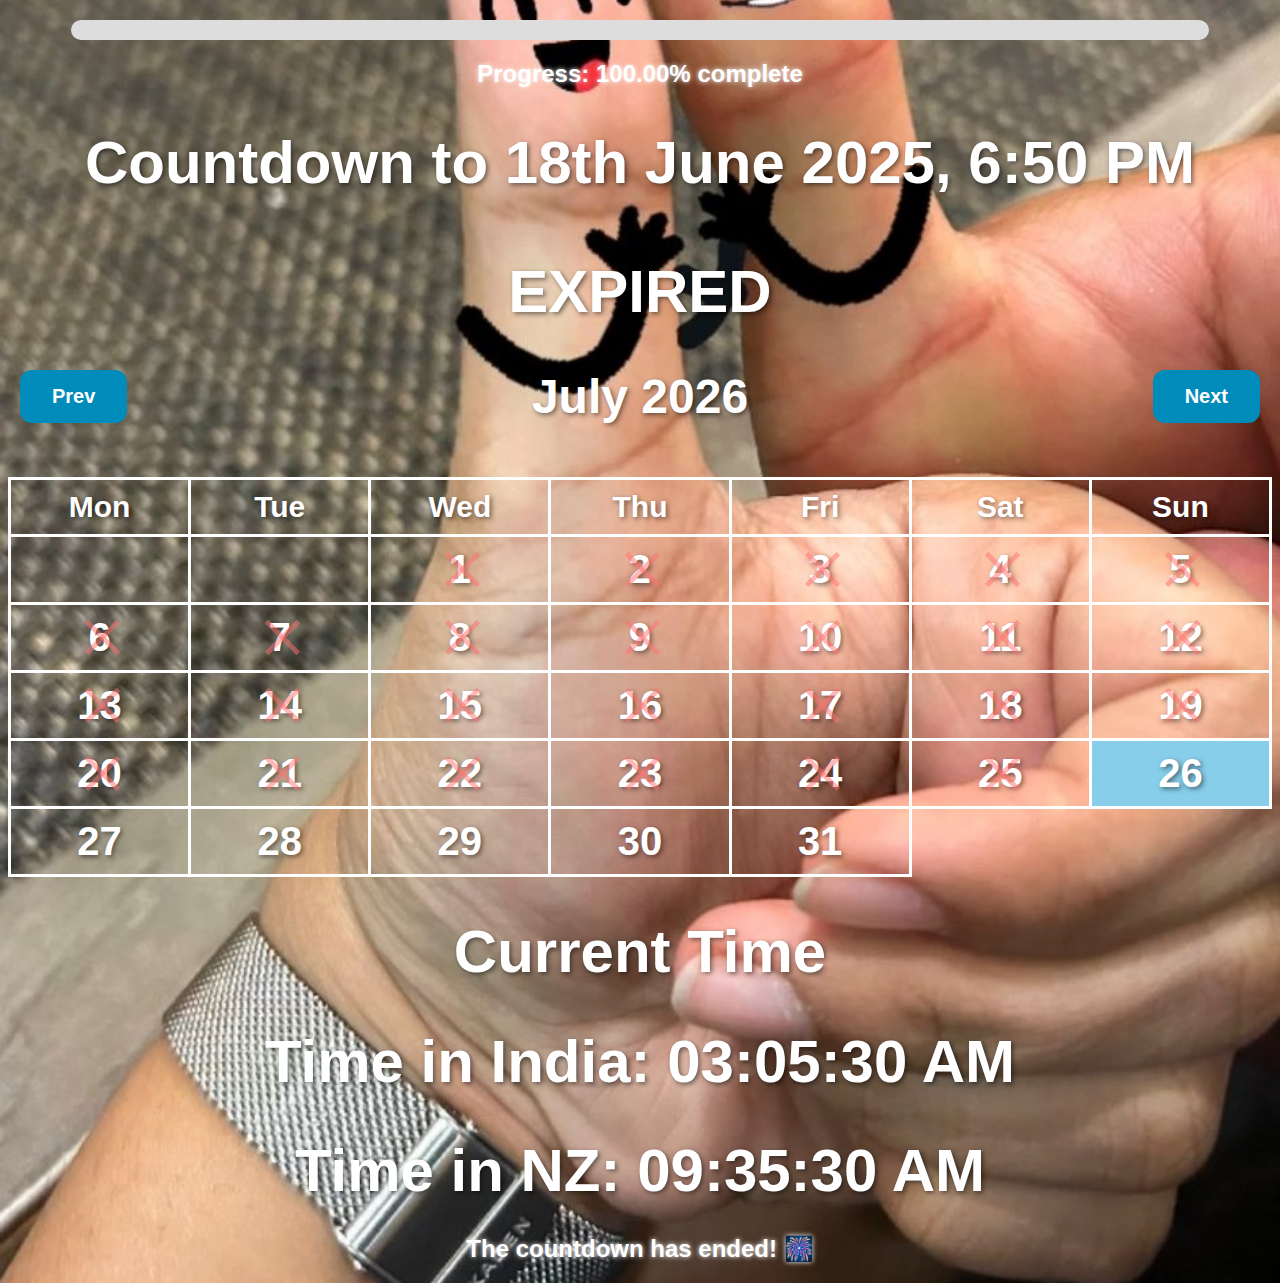
<file: index.html>
<!DOCTYPE html>
<html>
<head>
<title>Countdown Timer</title>
<link rel="stylesheet" type="text/css" href="style.css">
</head>
<body>
  <div id="progress-container">
  <div id="progress-bar"></div>
</div>
<h2 id="progress-text"></h2>
  <h1>Countdown to 18th June 2025, 6:50 PM</h1>
  <p id="countdown">
    <span id="days"></span>d
    <span id="hours"></span>h
    <span id="minutes"></span>m
    <span id="seconds"></span>s
  </p>
<table id="calendar-header">
  <tr>
  <td class="prev-button-cell"><button id="prev">Prev</button></td>
  <td class="month-name-cell"><header id="monthAndYear"></header></td>
  <td class="next-button-cell"><button id="next">Next</button></td>
  </tr>
</table>
  <table id="calendar">
    <thead>
      <tr>
        <th>Mon</th>
        <th>Tue</th>
        <th>Wed</th>
        <th>Thu</th>
        <th>Fri</th>
        <th>Sat</th>
        <th>Sun</th>
      </tr>
    </thead>
    <tbody id="calendar-body">
    </tbody>
  </table>
  </div>
  <h1>Current Time</h1>
  <h1 id="time-india">Time in India: <span id="india"></span></h1>
  <h1 id="time-nz">Time in NZ: <span id="newzealand"></span></h1>
  <script src="script.js"></script>
  <h2 id="milestone-message"></h2>
</body>
</html>
</file>
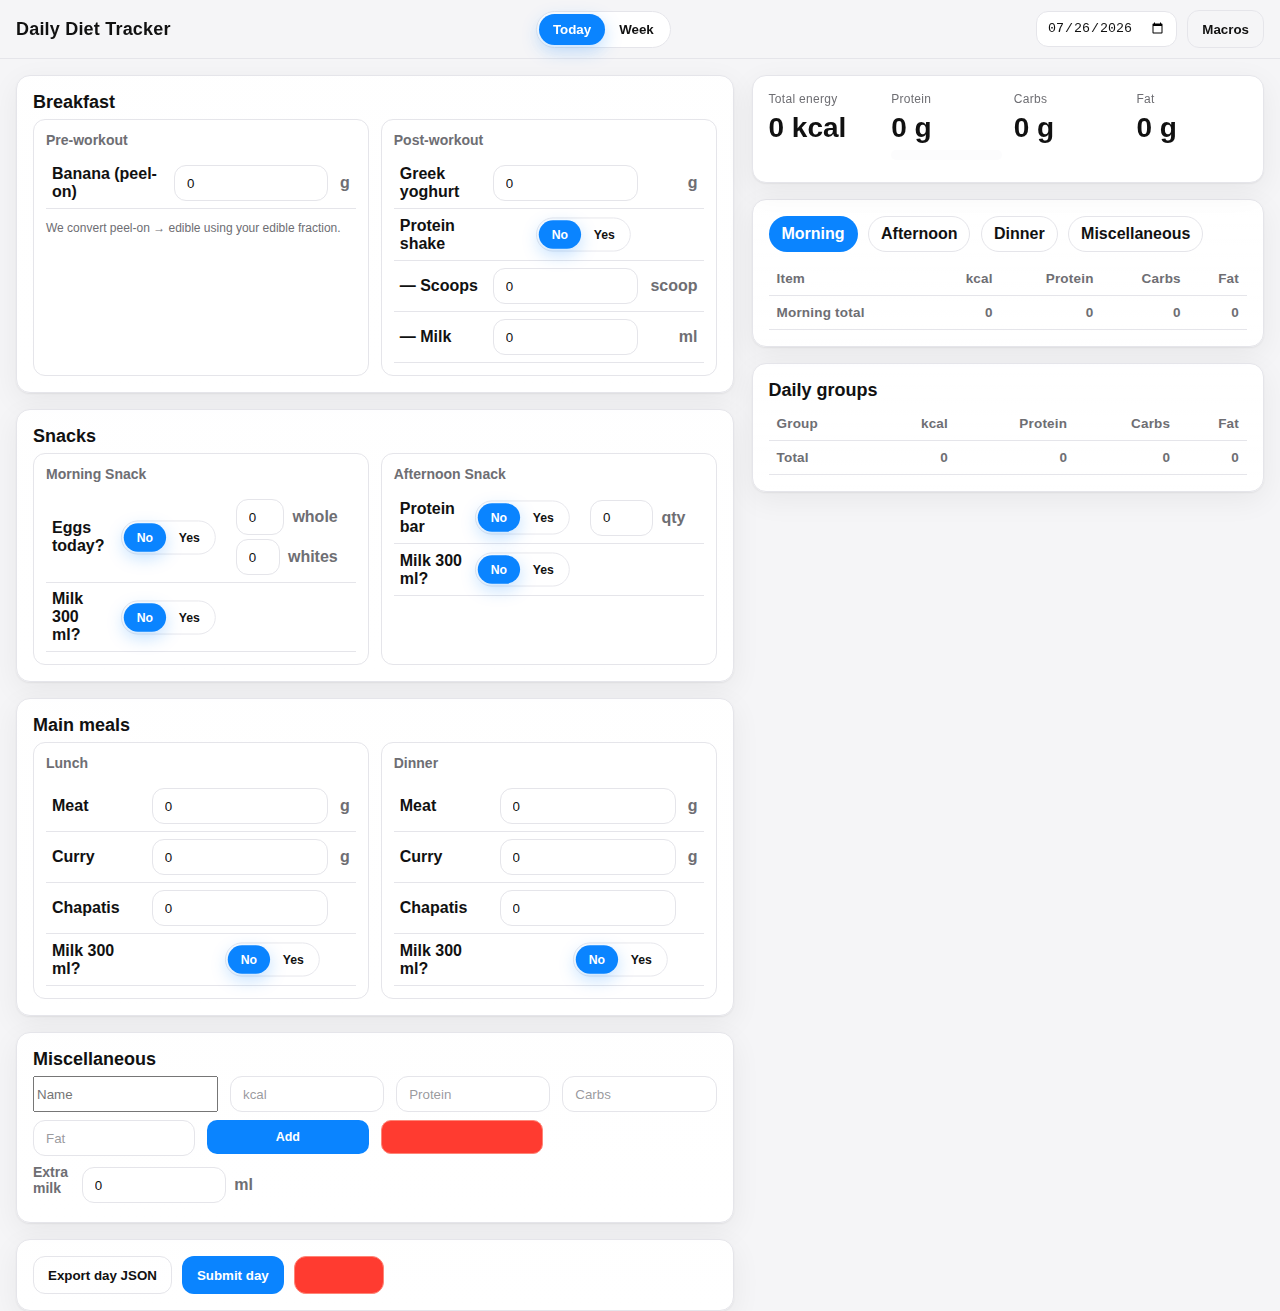
<file: diet-tracker/index.html>
<!DOCTYPE html>
<html lang="en">
<head>
  <meta charset="utf-8" />
  <meta name="viewport" content="width=device-width, initial-scale=1" />
  <title>Daily Diet Tracker</title>
  <link rel="stylesheet" href="styles.css" />
  <meta name="color-scheme" content="light dark" />
</head>
<body>
  <!-- Topbar -->
  <header class="topbar">
    <div class="brand">Daily Diet Tracker</div>
    <div class="seg" role="tablist" aria-label="View">
      <button id="btnToday" class="seg-btn is-active" aria-selected="true">Today</button>
      <button id="btnWeekly" class="seg-btn" aria-selected="false">Week</button>
    </div>
    <div class="nav-rt">
      <input type="date" id="dayPicker" aria-label="Pick a day" />
      <button id="btnSettings" class="btn ghost" aria-label="Settings">Macros</button>
    </div>
  </header>

  <!-- TODAY VIEW -->
  <main id="todayView" class="dashboard">
    <!-- LEFT COLUMN: Inputs -->
    <section class="col col-left">

      <!-- Breakfast -->
      <section class="card surface">
        <h2 class="title">Breakfast</h2>
        <div class="grid-2">
          <div class="panel inset">
            <h3 class="subtitle">Pre-workout</h3>
            <table class="table compact">
              <tbody>
                <tr>
                  <td>Banana (peel-on)</td>
                  <td class="r"><input type="number" id="bananaPeelOn" min="0" step="1" placeholder="0" /></td>
                  <td class="r"><span class="unit">g</span></td>
                </tr>
              </tbody>
            </table>
            <p class="muted sm">We convert peel-on → edible using your edible fraction.</p>
          </div>
          <div class="panel inset">
            <h3 class="subtitle">Post-workout</h3>
            <table class="table compact">
              <tbody>
                <tr>
                  <td>Greek yoghurt</td>
                  <td class="r"><input type="number" id="bfYoghurtG" min="0" step="1" placeholder="0" /></td>
                  <td class="r"><span class="unit">g</span></td>
                </tr>
                <tr>
                  <td>Protein shake</td>
                  <td class="r">
                    <div class="seg seg-small">
                      <button id="bfShakeNo" class="seg-btn is-active" data-bind="bfShake" data-val="no">No</button>
                      <button id="bfShakeYes" class="seg-btn" data-bind="bfShake" data-val="yes">Yes</button>
                    </div>
                  </td>
                  <td></td>
                </tr>
                <tr>
                  <td>— Scoops</td>
                  <td class="r"><input type="number" id="bfShakeScoops" min="0" step="1" placeholder="0" /></td>
                  <td class="r"><span class="unit">scoop</span></td>
                </tr>
                <tr>
                  <td>— Milk</td>
                  <td class="r"><input type="number" id="bfShakeMilkML" min="0" step="1" placeholder="0" /></td>
                  <td class="r"><span class="unit">ml</span></td>
                </tr>
              </tbody>
            </table>
          </div>
        </div>
      </section>

      <!-- Snacks (Morning & Afternoon side-by-side) -->
      <section class="card surface">
        <h2 class="title">Snacks</h2>
        <div class="grid-2">
          <!-- Morning Snack -->
          <div class="panel inset">
            <h3 class="subtitle">Morning Snack</h3>
            <table class="table compact">
              <tbody>
                <tr>
                  <td>Eggs today?</td>
                  <td class="r">
                    <div class="seg seg-small">
                      <button class="seg-btn" data-bind="msEggsOn" data-val="no">No</button>
                      <button class="seg-btn" data-bind="msEggsOn" data-val="yes">Yes</button>
                    </div>
                  </td>
                  <td class="r">
                    <div class="inline"><input type="number" id="msEggsWhole" min="0" step="1" placeholder="0" /><span class="unit">whole</span></div>
                    <div class="inline mt4"><input type="number" id="msEggsWhites" min="0" step="1" placeholder="0" /><span class="unit">whites</span></div>
                  </td>
                  <td></td>
                </tr>
                <tr>
                  <td>Milk 300 ml?</td>
                  <td class="r">
                    <div class="seg seg-small">
                      <button class="seg-btn" data-bind="msMilk" data-val="no">No</button>
                      <button class="seg-btn" data-bind="msMilk" data-val="yes">Yes</button>
                    </div>
                  </td>
                  <td></td><td></td>
                </tr>
              </tbody>
            </table>
          </div>

          <!-- Afternoon Snack -->
          <div class="panel inset">
            <h3 class="subtitle">Afternoon Snack</h3>
            <table class="table compact">
              <tbody>
                <tr>
                  <td>Protein bar</td>
                  <td class="r">
                    <div class="seg seg-small">
                      <button class="seg-btn" data-bind="asBarOn" data-val="no">No</button>
                      <button class="seg-btn" data-bind="asBarOn" data-val="yes">Yes</button>
                    </div>
                  </td>
                  <td class="r">
                    <div class="inline"><input type="number" id="asBarQty" min="0" step="1" placeholder="0" /><span class="unit">qty</span></div>
                  </td>
                  <td></td>
                </tr>
                <tr>
                  <td>Milk 300 ml?</td>
                  <td class="r">
                    <div class="seg seg-small">
                      <button class="seg-btn" data-bind="asMilk" data-val="no">No</button>
                      <button class="seg-btn" data-bind="asMilk" data-val="yes">Yes</button>
                    </div>
                  </td>
                  <td></td><td></td>
                </tr>
              </tbody>
            </table>
          </div>
        </div>
      </section>


      <!-- Main meals: Lunch & Dinner side-by-side -->
      <section class="card surface">
        <h2 class="title">Main meals</h2>
        <div class="grid-2">
          <div class="panel inset">
            <h3 class="subtitle">Lunch</h3>
            <table class="table compact">
              <tbody>
                <tr><td>Meat</td><td class="r"><input type="number" id="lMeatG" min="0" step="1" placeholder="0" /></td><td class="r"><span class="unit">g</span></td></tr>
                <tr><td>Curry</td><td class="r"><input type="number" id="lCurryG" min="0" step="1" placeholder="0" /></td><td class="r"><span class="unit">g</span></td></tr>
                <tr><td>Chapatis</td><td class="r"><input type="number" id="lChapati" min="0" step="1" placeholder="0" /></td><td></td></tr>
                <tr>
                  <td>Milk 300 ml?</td>
                  <td class="r">
                    <div class="seg seg-small">
                      <button class="seg-btn" data-bind="lMilk" data-val="no">No</button>
                      <button class="seg-btn" data-bind="lMilk" data-val="yes">Yes</button>
                    </div>
                  </td>
                  <td></td>
                </tr>
              </tbody>
            </table>
          </div>

          <div class="panel inset">
            <h3 class="subtitle">Dinner</h3>
            <table class="table compact">
              <tbody>
                <tr><td>Meat</td><td class="r"><input type="number" id="dMeatG" min="0" step="1" placeholder="0" /></td><td class="r"><span class="unit">g</span></td></tr>
                <tr><td>Curry</td><td class="r"><input type="number" id="dCurryG" min="0" step="1" placeholder="0" /></td><td class="r"><span class="unit">g</span></td></tr>
                <tr><td>Chapatis</td><td class="r"><input type="number" id="dChapati" min="0" step="1" placeholder="0" /></td><td></td></tr>
                <tr>
                  <td>Milk 300 ml?</td>
                  <td class="r">
                    <div class="seg seg-small">
                      <button class="seg-btn" data-bind="dMilk" data-val="no">No</button>
                      <button class="seg-btn" data-bind="dMilk" data-val="yes">Yes</button>
                    </div>
                  </td>
                  <td></td>
                </tr>
              </tbody>
            </table>
          </div>

        </div>
      </section>

      <!-- Miscellaneous inputs -->
      <section class="card surface">
        <h2 class="title">Miscellaneous</h2>
        <div class="grid-4">
          <input id="miscName" placeholder="Name" />
          <input type="number" id="miscKcal" min="0" step="0.1" placeholder="kcal" />
          <input type="number" id="miscP" min="0" step="0.1" placeholder="Protein" />
          <input type="number" id="miscC" min="0" step="0.1" placeholder="Carbs" />
        </div>
        <div class="grid-4 mt8">
          <input type="number" id="miscF" min="0" step="0.1" placeholder="Fat" />
          <button id="addMisc" class="btn tiny">Add</button>
          <button id="clearMisc" class="btn tiny outline danger">Clear</button>
        </div>
        <div class="grid-3 mt8">
          <div class="inline">
            <label for="miscMilkML" class="subtitle">Extra milk</label>
            <input type="number" id="miscMilkML" min="0" step="1" placeholder="0" />
            <span class="unit">ml</span>
          </div>
        </div>
      </section>

      <!-- Actions -->
      <section class="card surface">
        <div class="actions-row">
          <button id="btnExportDay" class="btn ghost">Export day JSON</button>
          <button id="btnSubmit" class="btn">Submit day</button>
          <button id="btnClearDay" class="btn outline danger">Clear day</button>
        </div>
      </section>
    </section>

    <!-- RIGHT COLUMN: Summary (sticky) -->
    <aside class="col col-right">
      <!-- Day summary metrics -->
      <section class="card hero sticky">
        <div class="hero-row">
          <div class="hero-col">
            <div class="eyebrow">Total energy</div>
            <div class="hero-num"><span id="dayKcal">0</span> kcal</div>
          </div>
          <div class="hero-col">
            <div class="eyebrow">Protein</div>
            <div class="hero-num"><span id="dayP">0</span> g</div>
            <progress id="proteinProgress" value="0" max="100"></progress>
            <div class="muted" id="proteinTargetText"></div>
          </div>
          <div class="hero-col">
            <div class="eyebrow">Carbs</div>
            <div class="hero-num"><span id="dayC">0</span> g</div>
          </div>
          <div class="hero-col">
            <div class="eyebrow">Fat</div>
            <div class="hero-num"><span id="dayF">0</span> g</div>
          </div>
        </div>
      </section>

      <!-- Meal tables (tabs): Morning, Afternoon, Dinner, Misc -->
      <section class="card surface">
        <div class="tabs">
          <input type="radio" name="mealtab" id="tabMorning" checked />
          <label for="tabMorning">Morning</label>

          <input type="radio" name="mealtab" id="tabAfternoon" />
          <label for="tabAfternoon">Afternoon</label>

          <input type="radio" name="mealtab" id="tabDinner" />
          <label for="tabDinner">Dinner</label>

          <input type="radio" name="mealtab" id="tabMisc" />
          <label for="tabMisc">Miscellaneous</label>

          <div class="tab-panels">
            <!-- Morning = Breakfast + Morning Snack -->
            <div class="tab-panel">
              <table class="table">
                <thead><tr><th>Item</th><th class="r">kcal</th><th class="r">Protein</th><th class="r">Carbs</th><th class="r">Fat</th></tr></thead>
                <tbody id="tblMorningAll"></tbody>
                <tfoot><tr><th>Morning total</th><th class="r" id="kcalMorningAll">0</th><th class="r" id="pMorningAll">0</th><th class="r" id="cMorningAll">0</th><th class="r" id="fMorningAll">0</th></tr></tfoot>
              </table>
            </div>
            <!-- Afternoon = Lunch + Afternoon Snack -->
            <div class="tab-panel">
              <table class="table">
                <thead><tr><th>Item</th><th class="r">kcal</th><th class="r">Protein</th><th class="r">Carbs</th><th class="r">Fat</th></tr></thead>
                <tbody id="tblAfternoonAll"></tbody>
                <tfoot><tr><th>Afternoon total</th><th class="r" id="kcalAfternoonAll">0</th><th class="r" id="pAfternoonAll">0</th><th class="r" id="cAfternoonAll">0</th><th class="r" id="fAfternoonAll">0</th></tr></tfoot>
              </table>
            </div>
            <!-- Dinner -->
            <div class="tab-panel">
              <table class="table">
                <thead><tr><th>Item</th><th class="r">kcal</th><th class="r">Protein</th><th class="r">Carbs</th><th class="r">Fat</th></tr></thead>
                <tbody id="tblDinner"></tbody>
                <tfoot><tr><th>Dinner total</th><th class="r" id="kcalDinner">0</th><th class="r" id="pDinner">0</th><th class="r" id="cDinner">0</th><th class="r" id="fDinner">0</th></tr></tfoot>
              </table>
            </div>
            <!-- Misc -->
            <div class="tab-panel">
              <table class="table">
                <thead><tr><th>Item</th><th class="r">kcal</th><th class="r">Protein</th><th class="r">Carbs</th><th class="r">Fat</th></tr></thead>
                <tbody id="tblMisc"></tbody>
                <tfoot><tr><th>Misc total</th><th class="r" id="kcalMisc">0</th><th class="r" id="pMisc">0</th><th class="r" id="cMisc">0</th><th class="r" id="fMisc">0</th></tr></tfoot>
              </table>
            </div>
          </div>
        </div>
      </section>

      <!-- Daily groups table -->
      <section class="card surface">
        <h2 class="title">Daily groups</h2>
        <table class="table">
          <thead>
            <tr><th>Group</th><th class="r">kcal</th><th class="r">Protein</th><th class="r">Carbs</th><th class="r">Fat</th></tr>
          </thead>
          <tbody id="tblGroups"></tbody>
          <tfoot>
            <tr><th>Total</th><th class="r" id="grpKcal">0</th><th class="r" id="grpP">0</th><th class="r" id="grpC">0</th><th class="r" id="grpF">0</th></tr>
          </tfoot>
        </table>
      </section>
    </aside>
  </main>

  <!-- WEEK VIEW -->
  <section id="weeklyView" style="display:none;">
    <div class="container-narrow">
      <section class="card surface">
        <div class="section-head">
          <h2 class="title">Weekly view</h2>
          <div class="actions-row">
            <button id="btnClearWeek" class="btn outline danger">Clear week</button>
            <button id="btnExportWeek" class="btn ghost">Export week CSV</button>
          </div>
        </div>
        <div class="muted" id="weeklyLabel"></div>
        <table class="table mt8">
          <thead>
            <tr>
              <th>Date</th>
              <th class="r">kcal</th>
              <th class="r">Protein</th>
              <th class="r">Carbs</th>
              <th class="r">Fat</th>
              <th class="r">Burned</th>
              <th class="r">Deficit</th>
              <th class="r">Actions</th>
            </tr>
          </thead>
          <tbody id="tblWeek"></tbody>
          <tfoot>
            <tr>
              <th>Week total</th>
              <th class="r" id="wkKcal">0</th>
              <th class="r" id="wkP">0</th>
              <th class="r" id="wkC">0</th>
              <th class="r" id="wkF">0</th>
              <th class="r" id="wkBurned">0</th>
              <th class="r" id="wkDeficit">0</th>
              <th></th>
            </tr>
          </tfoot>
        </table>
      </section>
    </div>
  </section>

  <!-- Settings (Macros Presets) -->
  <dialog id="dlgSettings" class="dialog">
    <div class="dialog-head">
      <h3 class="macros-modal">Macros Presets</h3>
      <button id="closeSettings" class="btn ghost tiny">X</button>
    </div>

    <div class="settings-grid">
      <!-- 1) Curry — per 100 g (put first so you adjust this most) -->
      <div class="set-block">
        <h4>Curry — per 100 g</h4>
        <div class="grid-4 mini">
          <div class="field"><label>Protein</label><div class="inline"><input type="number" id="curryP100" step="0.01" /><span class="unit">g</span></div></div>
          <div class="field"><label>Carbs</label><div class="inline"><input type="number" id="curryC100" step="0.01" /><span class="unit">g</span></div></div>
          <div class="field"><label>Fat</label><div class="inline"><input type="number" id="curryF100" step="0.01" /><span class="unit">g</span></div></div>
          <div class="field"><label>kcal</label><div class="inline"><input type="number" id="curryKcal100" step="0.1" /><span class="unit">kcal</span></div></div>
        </div>
      </div>

      <!-- 2) Meat — per 100 g -->
      <div class="set-block">
        <h4>Meat — per 100 g</h4>
        <div class="grid-4 mini">
          <div class="field"><label>Protein</label><div class="inline"><input type="number" id="meatP100" step="0.01" /><span class="unit">g</span></div></div>
          <div class="field"><label>Carbs</label><div class="inline"><input type="number" id="meatC100" step="0.01" /><span class="unit">g</span></div></div>
          <div class="field"><label>Fat</label><div class="inline"><input type="number" id="meatF100" step="0.01" /><span class="unit">g</span></div></div>
          <div class="field"><label>kcal</label><div class="inline"><input type="number" id="meatKcal100" step="0.1" /><span class="unit">kcal</span></div></div>
        </div>
      </div>

      <!-- 3) Chapati — per piece -->
      <div class="set-block">
        <h4>Chapati — per piece</h4>
        <div class="grid-4 mini">
          <div class="field"><label>Protein</label><div class="inline"><input type="number" id="chapatiP" step="0.01" /><span class="unit">g</span></div></div>
          <div class="field"><label>Carbs</label><div class="inline"><input type="number" id="chapatiC" step="0.01" /><span class="unit">g</span></div></div>
          <div class="field"><label>Fat</label><div class="inline"><input type="number" id="chapatiF" step="0.01" /><span class="unit">g</span></div></div>
          <div class="field"><label>kcal</label><div class="inline"><input type="number" id="chapatiKcal" step="0.1" /><span class="unit">kcal</span></div></div>
        </div>
      </div>

      <!-- 4) Targets -->
      <div class="set-block">
        <h4>Targets</h4>
        <label>Daily protein target</label>
        <div class="inline">
          <input type="number" id="setProteinTarget" min="0" step="1" placeholder="0" />
          <span class="unit">g</span>
        </div>
      </div>

      <!-- 5) Milk (trim) — per 100 ml -->
      <div class="set-block">
        <h4>Milk (trim) — per 100 ml</h4>
        <div class="grid-4 mini">
          <div class="field"><label>Protein</label><div class="inline"><input type="number" id="milkP100" step="0.01" /><span class="unit">g</span></div></div>
          <div class="field"><label>Carbs</label><div class="inline"><input type="number" id="milkC100" step="0.01" /><span class="unit">g</span></div></div>
          <div class="field"><label>Fat</label><div class="inline"><input type="number" id="milkF100" step="0.01" /><span class="unit">g</span></div></div>
          <div class="field"><label>kcal</label><div class="inline"><input type="number" id="milkKcal100" step="0.1" /><span class="unit">kcal</span></div></div>
        </div>
        <label class="mt8">Default per meal</label>
        <div class="inline"><input type="number" id="setMilkDefault" min="0" step="1" /><span class="unit">ml</span></div>
      </div>

      <!-- 6) Greek yoghurt — per 100 g -->
      <div class="set-block">
        <h4>Greek yoghurt — per 100 g</h4>
        <div class="grid-4 mini">
          <div class="field"><label>Protein</label><div class="inline"><input type="number" id="yogP100" step="0.01" /><span class="unit">g</span></div></div>
          <div class="field"><label>Carbs</label><div class="inline"><input type="number" id="yogC100" step="0.01" /><span class="unit">g</span></div></div>
          <div class="field"><label>Fat</label><div class="inline"><input type="number" id="yogF100" step="0.01" /><span class="unit">g</span></div></div>
          <div class="field"><label>kcal</label><div class="inline"><input type="number" id="yogKcal100" step="0.1" /><span class="unit">kcal</span></div></div>
        </div>
      </div>

      <!-- 7) Protein powder — per scoop -->
      <div class="set-block">
        <h4>Protein powder — per scoop</h4>
        <div class="grid-4 mini">
          <div class="field"><label>Protein</label><div class="inline"><input type="number" id="scoopP" step="0.01" /><span class="unit">g</span></div></div>
          <div class="field"><label>Carbs</label><div class="inline"><input type="number" id="scoopC" step="0.01" /><span class="unit">g</span></div></div>
          <div class="field"><label>Fat</label><div class="inline"><input type="number" id="scoopF" step="0.01" /><span class="unit">g</span></div></div>
          <div class="field"><label>kcal</label><div class="inline"><input type="number" id="scoopKcal" step="0.1" /><span class="unit">kcal</span></div></div>
        </div>
      </div>

      <!-- 8) Protein bar — per bar -->
      <div class="set-block">
        <h4>Protein bar — per bar</h4>
        <div class="grid-4 mini">
          <div class="field"><label>Protein</label><div class="inline"><input type="number" id="barP" step="0.01" /><span class="unit">g</span></div></div>
          <div class="field"><label>Carbs</label><div class="inline"><input type="number" id="barC" step="0.01" /><span class="unit">g</span></div></div>
          <div class="field"><label>Fat</label><div class="inline"><input type="number" id="barF" step="0.01" /><span class="unit">g</span></div></div>
          <div class="field"><label>kcal</label><div class="inline"><input type="number" id="barKcal" step="0.1" /><span class="unit">kcal</span></div></div>
        </div>
      </div>

      <!-- 9) Banana -->
      <div class="set-block">
        <h4>Banana</h4>
        <label>Edible fraction (0–1)</label>
        <input type="number" id="bananaFrac" min="0" max="1" step="0.01" />
        <h5 class="mt8">Per 100 g (edible)</h5>
        <div class="grid-4 mini">
          <div class="field"><label>Protein</label><div class="inline"><input type="number" id="bananaP100" step="0.01" /><span class="unit">g</span></div></div>
          <div class="field"><label>Carbs</label><div class="inline"><input type="number" id="bananaC100" step="0.01" /><span class="unit">g</span></div></div>
          <div class="field"><label>Fat</label><div class="inline"><input type="number" id="bananaF100" step="0.01" /><span class="unit">g</span></div></div>
          <div class="field"><label>kcal</label><div class="inline"><input type="number" id="bananaKcal100" step="0.1" /><span class="unit">kcal</span></div></div>
        </div>
      </div>

      <!-- Actions -->
      <div class="set-block">
        <div class="grid-3">
          <button id="saveSettings" class="btn">Save</button>
          <button id="exportPresets" class="btn ghost">Export presets</button>
          <label class="file">
            <input type="file" id="importPresets" accept=".json" />
            <span>Import presets</span>
          </label>
        </div>
      </div>

    </div>
  </dialog>

  <script src="app.js"></script>
</body>
</html>
</file>
<file: style.css>
body {
    text-align: center;
    font-family: sans-serif;
    background: url("background-image 15.55.32.jpg") no-repeat center center fixed; 
    -webkit-background-size: cover;
    -moz-background-size: cover;
    -o-background-size: cover;
    background-size: cover;
    color: #000;
    text-shadow: 0 0 5px #fff;
}

h1, #countdown {
    font-size: 60px;
    font-weight: bold;
    margin-bottom: 30px;
    text-shadow: 2px 2px 5px rgba(0, 0, 0, 0.5);
    color: white;
}

#countdown span {
    display: inline-block;
    padding: 15px 30px;
    border-radius: 10px;
    background-color: rgba(255, 255, 255, 0.2);
    margin: 5px;
}

#calendar {
    margin-top: 40px;
    text-align: center;
    font-size: 30px;
    color: white;
    text-shadow: 2px 2px 5px rgba(0, 0, 0, 0.5);
}

table {
    border-collapse: collapse;
    width: 100%;
}

th, td {
    width: 14.2857%;
    text-align: center;
    padding: 10px;
    border: 1px solid #ddd;
}

.current-month td {
    background-color: #f2f2f2;
}

.passed-day {
    text-decoration: line-through;
    color: #ccc;
}

#calendar-body {
    font-size: 40px;
    font-weight: bold;
    color: white;
    text-shadow: 2px 2px 5px rgba(0, 0, 0, 0.5); 
}

#monthAndYear {
    font-size: 48px;
    font-weight: bold;
    justify-content: space-between;
    align-items: center;
    color: white;
    text-shadow: 2px 2px 5px rgba(0, 0, 0, 0.5);
}

/*Buttons Styling*/
#prev, #next {
  background-color: #008CBA; /* Blue background */
  border: none; /* Remove border */
  color: white; /* White text color */
  padding: 15px 32px; /* Some padding */
  text-align: center; /* Centered text */
  text-decoration: none; /* Remove underline */
  display: inline-block;
  font-size: 20px;
  font-weight: bold;
  margin: 4px 2px;
  cursor: pointer; /* Mouse pointer on hover */
  border-radius: 12px; /* Rounded edges */
}

#prev:hover, #next:hover {
  background-color: #45a049;
}

#next {
  background-color: #008CBA; /* Blue background */
  text-align: right;
}

#next:hover {
  background-color: #45a049;
}

#calendar-header {
  text-align: center;
}

.prev-button-cell, .month-name-cell, .next-button-cell {
  border: none;
}

.next-button-cell {
  text-align: right;
}

.prev-button-cell {
  text-align: left;
}

.past div {
    position: relative;
}

.past div::before, .past div::after {
    content: "";
    position: absolute;
    background-color: #ff7272; /* red color for the cross */
    width: 5px; /* Adjust the width of the cross */
    height: 100%; /* Adjust the height of the cross */
    left: 50%;
    top: 0;
    opacity: 50%;
}

.past div::before {
    transform: rotate(45deg);
    transform-origin: center;
}

.past div::after {
    transform: rotate(-45deg);
    transform-origin: center;
}

.present {
    background-color: #87CEEB; /* Highlights the current day's cell with sky blue */
}

a.white-out {
    position: relative;
    display: inline-block;
}

a.white-out::after {
    position: absolute;
    content: '';
    display: block;
    top: 0;
    left: 0;
    right: 0;
    bottom: 0;
    background: rgba(255,255,255,1);
}

#calendar {
  border-collapse: collapse;
}

#calendar th, #calendar td {
  border: 3px solid #fff;
}

#progress-container {
  width: 90%;
  background: #ddd;
  border-radius: 25px;
  margin: 20px auto;
  height: 20px;
  overflow: hidden;
}

#progress-bar {
  height: 100%;
  width: 0;
  background: var(--accent-color);
  transition: width 0.5s ease-in-out;
}

#progress-text {
  text-align: center;
  margin-top: 5px;
}

h2 {
    color: white;
}

.progress-bar-fill {
  height: 100%;
  width: 0;
  background-color: #007bff; /* A nice blue */
  border-radius: 20px;
  transition: width 0.5s ease-in-out;
}
</file>
<file: diet-tracker/styles.css>
/* =========================================================
   Daily Diet Tracker — Full CSS (kcal-first, Apple-ish UI)
   ========================================================= */

/* ---------- Theme & base ---------- */
:root {
	--bg: #f5f5f7;
	--panel: #ffffff;
	--surface: #ffffff;
	--border: #e5e5ea;
	--text: #111111;
	--muted: #6e6e73;

	--accent: #0a84ff;
	/* iOS blue */
	--danger: #ff3b30;
	/* iOS red */
	--ok: #32d74b;
	/* iOS green */
	--warn: #ff9f0a;
	/* iOS orange */

	--radius: 14px;
	--radius-sm: 12px;
	--shadow: 0 1px 2px rgba(0, 0, 0, .06), 0 8px 30px rgba(0, 0, 0, .06);

	--gap: 16px;
	--sticky-top: 16px;
}

@media (prefers-color-scheme: dark) {
	:root {
		--bg: #0c0c0e;
		--panel: #1c1c1e;
		--surface: #1f1f22;
		--border: #2c2c2e;
		--text: #f5f5f7;
		--muted: #8e8e93;

		--accent: #0a84ff;
		--danger: #ff453a;
		--ok: #30d158;
		--warn: #ff9f0a;

		--shadow: 0 1px 2px rgba(0, 0, 0, .45), 0 8px 30px rgba(0, 0, 0, .35);
	}
}

* {
	box-sizing: border-box;
}

html,
body {
	height: 100%;
}

html {
	color-scheme: light dark;
}

body {
	margin: 0;
	background: var(--bg);
	color: var(--text);
	font-family: -apple-system, BlinkMacSystemFont, "SF Pro Text", "Segoe UI", Roboto, Helvetica, Arial, sans-serif;
	-webkit-font-smoothing: antialiased;
	text-rendering: optimizeLegibility;
}

/* ---------- Topbar ---------- */
.topbar {
	position: sticky;
	top: 0;
	z-index: 100;
	display: flex;
	align-items: center;
	justify-content: space-between;
	gap: 12px;
	padding: 10px 16px;
	backdrop-filter: blur(10px);
	background: color-mix(in oklab, var(--bg) 85%, transparent);
	border-bottom: 1px solid var(--border);
}

.brand {
	font-weight: 700;
	letter-spacing: .2px;
	font-size: 18px;
}

.nav-rt {
	display: flex;
	gap: 10px;
	align-items: center;
}

input[type="date"] {
	appearance: none;
	border: 1px solid var(--border);
	background: var(--panel);
	color: var(--text);
	border-radius: 12px;
	padding: 8px 10px;
	height: 36px;
}

/* ---------- Segmented control ---------- */
.seg {
	display: inline-flex;
	gap: 0;
	border: 1px solid var(--border);
	border-radius: 999px;
	padding: 2px;
	background: var(--panel);
}

.seg.seg-small {
	transform: scale(.92);
	transform-origin: left center;
}

.seg-btn {
	appearance: none;
	background: transparent;
	border: 0;
	padding: 8px 14px;
	cursor: pointer;
	border-radius: 999px;
	color: var(--text);
	font-weight: 600;
	transition: background .12s ease, color .12s ease, box-shadow .12s ease;
}

.seg-btn:hover {
	background: color-mix(in oklab, var(--panel) 80%, var(--bg));
}

.seg-btn.is-active {
	background: var(--accent);
	color: #fff;
	box-shadow: 0 6px 18px color-mix(in oklab, var(--accent) 26%, transparent);
}

/* ---------- Layout ---------- */
.dashboard {
	width: 100%;
	max-width: 1440px;
	margin: 16px auto;
	padding: 0 16px;
	display: grid;
	gap: 18px;
	grid-template-columns: minmax(0, 1.4fr) minmax(360px, 1fr);
}

.container-narrow {
	width: 100%;
	max-width: 1040px;
	margin: 16px auto;
	padding: 0 16px;
}

.col {
	display: grid;
	gap: 16px;
}

.col-right {
	align-content: start;
}

.sticky {
	position: sticky;
	top: var(--sticky-top);
}

/* ---------- Cards / panels ---------- */
.card {
	background: var(--panel);
	border: 1px solid var(--border);
	border-radius: var(--radius);
	box-shadow: var(--shadow);
	padding: 16px;
}

.surface {
	background: linear-gradient(180deg, color-mix(in oklab, var(--panel) 96%, transparent), var(--panel));
}

.panel.inset {
	background: var(--surface);
	border: 1px solid var(--border);
	border-radius: var(--radius-sm);
	padding: 12px;
}

/* ---------- Hero summary ---------- */
.hero {
	padding: 16px;
}

.hero-row {
	display: grid;
	grid-template-columns: repeat(4, 1fr);
	gap: 12px;
}

.hero-col {
	display: flex;
	flex-direction: column;
	gap: 6px;
}

.eyebrow {
	font-size: 12px;
	color: var(--muted);
	letter-spacing: .3px;
}

.hero-num {
	font-weight: 800;
	font-size: clamp(20px, 4.5vw, 28px);
}

/* ---------- Progress (protein target) ---------- */
progress {
	width: 100%;
	height: 10px;
	border: 0;
	border-radius: 999px;
	overflow: hidden;
	background: color-mix(in oklab, var(--panel) 70%, var(--bg));
}

progress::-webkit-progress-bar {
	background: transparent;
}

progress::-webkit-progress-value {
	background: var(--accent);
	border-radius: 999px;
	transition: width .25s ease, background-color .2s ease;
}

progress::-moz-progress-bar {
	background: var(--accent);
}

progress.prog-red::-webkit-progress-value,
progress.prog-red::-moz-progress-bar {
	background: var(--danger);
}

progress.prog-amber::-webkit-progress-value,
progress.prog-amber::-moz-progress-bar {
	background: var(--warn);
}

progress.prog-green::-webkit-progress-value,
progress.prog-green::-moz-progress-bar {
	background: var(--ok);
}

/* ---------- Tables ---------- */
.table {
	width: 100%;
	border-collapse: collapse;
}

.table th,
.table td {
	padding: 9px 8px;
	border-bottom: 1px solid var(--border);
	vertical-align: middle;
}

.table th {
	text-align: left;
	font-weight: 700;
	font-size: 13.5px;
	color: var(--muted);
	letter-spacing: .2px;
}

.table td {
	font-weight: 600;
}

.table th.r,
.table td.r {
	text-align: right;
}

.table.compact th,
.table.compact td {
	padding: 7px 6px;
}

/* ---------- Inputs ---------- */
:where(input[type="number"], input[type="text"], select) {
	width: 100%;
	padding: 9px 12px;
	border-radius: 12px;
	border: 1px solid var(--border);
	background: color-mix(in oklab, var(--panel) 92%, transparent);
	color: var(--text);
	transition: border-color .12s ease, background .15s ease, box-shadow .12s ease;
	height: 36px;
}

:where(input[type="number"], input[type="text"])::placeholder {
	color: color-mix(in oklab, var(--muted) 70%, transparent);
}

:where(input[type="number"], input[type="text"], select):focus {
	outline: none;
	border-color: color-mix(in oklab, var(--accent) 50%, var(--border));
	box-shadow: 0 0 0 3px color-mix(in oklab, var(--accent) 18%, transparent);
	background: var(--panel);
}

input[type=number]::-webkit-outer-spin-button,
input[type=number]::-webkit-inner-spin-button {
	-webkit-appearance: none;
	margin: 0;
}

input[type=number] {
	-moz-appearance: textfield;
}

/* ---------- Inline helpers & typography ---------- */
.inline {
	display: flex;
	align-items: center;
	gap: 8px;
}

.unit {
	color: var(--muted);
	font-weight: 600;
}

.title {
	margin: 0 0 6px 0;
	font-size: 18px;
	font-weight: 700;
}

.subtitle {
	margin: 0 0 10px 0;
	font-size: 14px;
	font-weight: 700;
	color: var(--muted);
}

.section-head {
	display: flex;
	align-items: end;
	justify-content: space-between;
	gap: 10px;
}

.muted {
	color: var(--muted);
}

.sm {
	font-size: 12px;
}

.mt4 {
	margin-top: 4px;
}

.mt8 {
	margin-top: 8px;
}

/* ---------- Buttons ---------- */
.btn {
	appearance: none;
	border: 1px solid transparent;
	background: var(--accent);
	color: #fff;
	padding: 10px 14px;
	border-radius: 12px;
	font-weight: 700;
	cursor: pointer;
	transition: transform .06s ease, background .2s ease, border-color .2s ease, color .2s ease, box-shadow .12s ease;
	height: 38px;
}

.btn:hover {
	transform: translateY(-1px);
	box-shadow: 0 6px 18px color-mix(in oklab, var(--accent) 26%, transparent);
}

.btn:active {
	transform: translateY(0);
}

.btn.ghost {
	background: transparent;
	color: var(--text);
	border: 1px solid var(--border);
}

.btn.outline {
	background: transparent;
	border: 1.5px solid var(--border);
	color: var(--text);
}

.btn.outline.danger {
	border-color: color-mix(in oklab, var(--danger) 65%, var(--border));
	color: var(--danger);
}

.btn.outline.danger:hover {
	box-shadow: 0 0 0 4px color-mix(in oklab, var(--danger) 18%, transparent);
}

.btn.danger {
	background: var(--danger);
	border-color: color-mix(in oklab, var(--danger) 80%, black 5%);
	color: #fff;
}

.btn.ghost.danger {
	color: var(--danger);
	border-color: color-mix(in oklab, var(--danger) 50%, var(--border));
}

.btn.tiny {
	padding: 8px 10px;
	font-size: 12.5px;
	border-radius: 10px;
	height: 34px;
}

.actions-row {
	display: flex;
	flex-wrap: wrap;
	gap: 10px;
}

/* ---------- Tabs (Meal tables) ---------- */
.tabs {
	display: block;
}

.tabs>input[type="radio"] {
	position: absolute;
	left: -9999px;
}

.tabs>label {
	display: inline-block;
	padding: 8px 12px;
	margin-right: 6px;
	cursor: pointer;
	user-select: none;
	border: 1px solid var(--border);
	border-radius: 999px;
	font-weight: 700;
	background: var(--panel);
	color: var(--text);
	transition: background .12s ease, color .12s ease;
}

.tabs>#tabMorning:checked~label[for="tabMorning"],
.tabs>#tabAfternoon:checked~label[for="tabAfternoon"],
.tabs>#tabDinner:checked~label[for="tabDinner"],
.tabs>#tabMisc:checked~label[for="tabMisc"] {
	background: var(--accent);
	color: #fff;
	border-color: transparent;
}

.tab-panels {
	margin-top: 10px;
}

.tab-panels .tab-panel {
	display: none;
}

/* Order: Morning(1), Afternoon(2), Dinner(3), Misc(4) */
#tabMorning:checked~.tab-panels .tab-panel:nth-child(1) {
	display: block;
}

#tabAfternoon:checked~.tab-panels .tab-panel:nth-child(2) {
	display: block;
}

#tabDinner:checked~.tab-panels .tab-panel:nth-child(3) {
	display: block;
}

#tabMisc:checked~.tab-panels .tab-panel:nth-child(4) {
	display: block;
}

/* ---------- Daily groups emphasis ---------- */
#tblGroups tr>th:first-child,
#tblGroups tr>td:first-child {
	font-weight: 700;
}

/* ---------- Settings dialog ---------- */
.dialog {
	width: min(1120px, 96vw);
	border: 1px solid var(--border);
	border-radius: 18px;
	background: var(--panel);
	color: var(--text);
	box-shadow: var(--shadow);
	padding: 0;
	animation: pop .16s ease;
}

@keyframes pop {
	from {
		transform: scale(.98);
		opacity: .0
	}

	to {
		transform: scale(1);
		opacity: 1
	}
}

.dialog::backdrop {
	background: color-mix(in oklab, #000 55%, transparent);
	backdrop-filter: blur(2px);
}

.dialog .dialog-head {
	position: sticky;
	top: 0;
	z-index: 1;
	display: flex;
	align-items: center;
	justify-content: space-between;
	padding: 14px 16px;
	border-bottom: 1px solid var(--border);
	background: var(--panel);
}

.settings-grid {
	display: grid;
	grid-template-columns: repeat(3, 1fr);
	gap: 14px;
	padding: 16px;
}

.set-block {
	background: var(--surface);
	border: 1px solid var(--border);
	border-radius: 14px;
	padding: 14px;
	box-shadow: 0 1px 0 rgba(0, 0, 0, .02) inset;
}

.set-block h4 {
	margin: 0 0 8px;
	font-size: 15px;
}

.set-block h5 {
	margin: 8px 0 6px;
	font-size: 13px;
	color: var(--muted);
}

.set-block .mini {
	gap: 10px;
}

.set-block label {
	font-size: 12px;
	color: var(--muted);
	display: block;
}

.file {
	display: inline-flex;
	align-items: center;
	gap: 8px;
	padding: 9px 12px;
	border: 1px dashed var(--border);
	border-radius: 12px;
	cursor: pointer;
	user-select: none;
	color: var(--text);
	background: color-mix(in oklab, var(--panel) 92%, transparent);
}

.file input {
	display: none;
}

.field {
	display: flex;
	flex-direction: column;
	gap: 6px;
}

.field .inline {
	gap: 8px;
}

.field input[type="number"],
.field input[type="text"] {
	width: 100%;
}

/* ---------- Grid utilities ---------- */
.grid-2 {
	display: grid;
	grid-template-columns: 1fr 1fr;
	gap: 12px;
}

.grid-3 {
	display: grid;
	grid-template-columns: repeat(3, 1fr);
	gap: 12px;
}

.grid-4 {
	display: grid;
	grid-template-columns: repeat(4, 1fr);
	gap: 12px;
}

.grid-4.mini {
	gap: 10px;
}

/* ---------- Responsive ---------- */
@media (max-width: 1200px) {
	.dashboard {
		grid-template-columns: 1fr;
	}

	.col-right .sticky {
		position: static;
	}
}

@media (max-width: 1080px) {
	.settings-grid {
		grid-template-columns: repeat(2, 1fr);
	}
}

@media (max-width: 900px) {
	.grid-2 {
		grid-template-columns: 1fr;
	}
}

@media (max-width: 720px) {
	.settings-grid {
		grid-template-columns: 1fr;
	}

	.hero-row {
		grid-template-columns: 1fr 1fr;
	}
}

@media (max-width: 520px) {
	.hero-row {
		grid-template-columns: 1fr;
	}

	.grid-3,
	.grid-4 {
		grid-template-columns: 1fr;
	}
}

/* ---------- Accessibility focus ---------- */
button:focus-visible,
.btn:focus-visible,
.seg-btn:focus-visible,
input:focus-visible,
select:focus-visible,
label:focus-visible {
	outline: 2px solid color-mix(in oklab, var(--accent) 60%, transparent);
	outline-offset: 2px;
}
</file>
